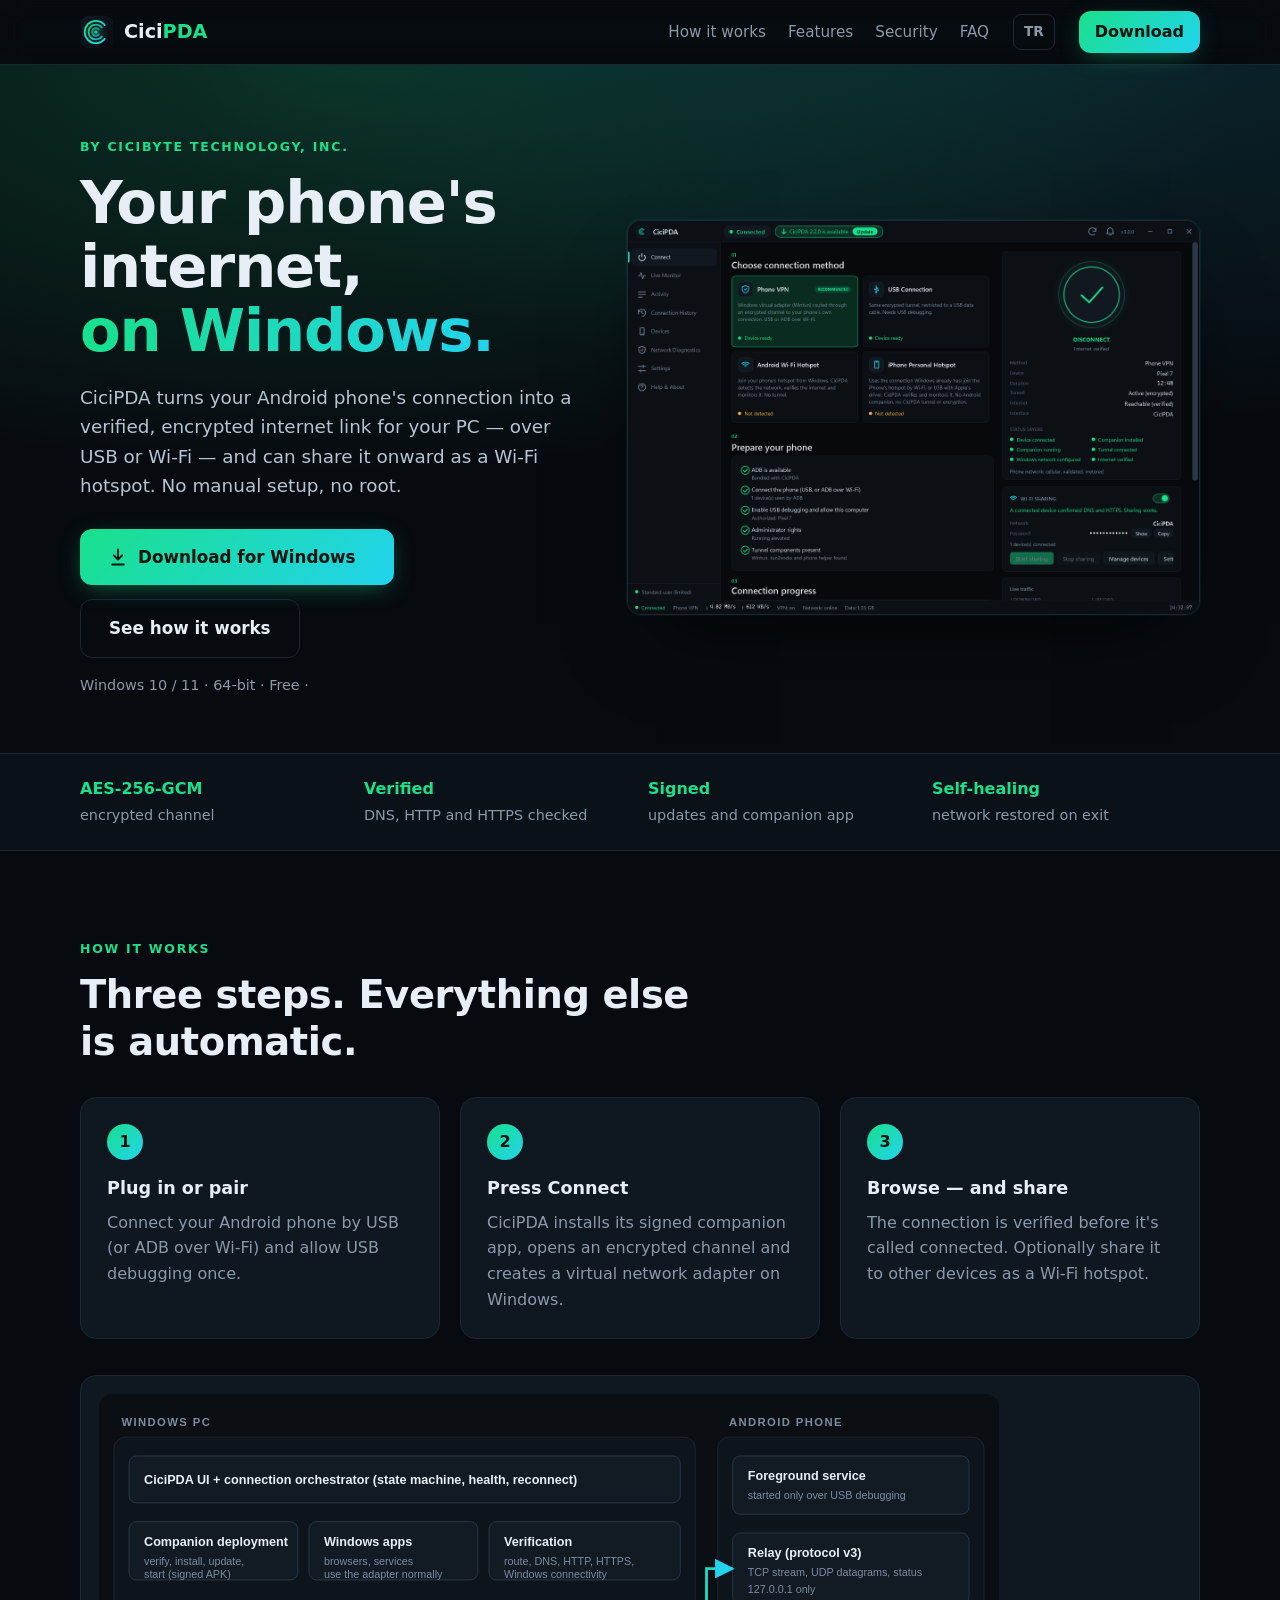
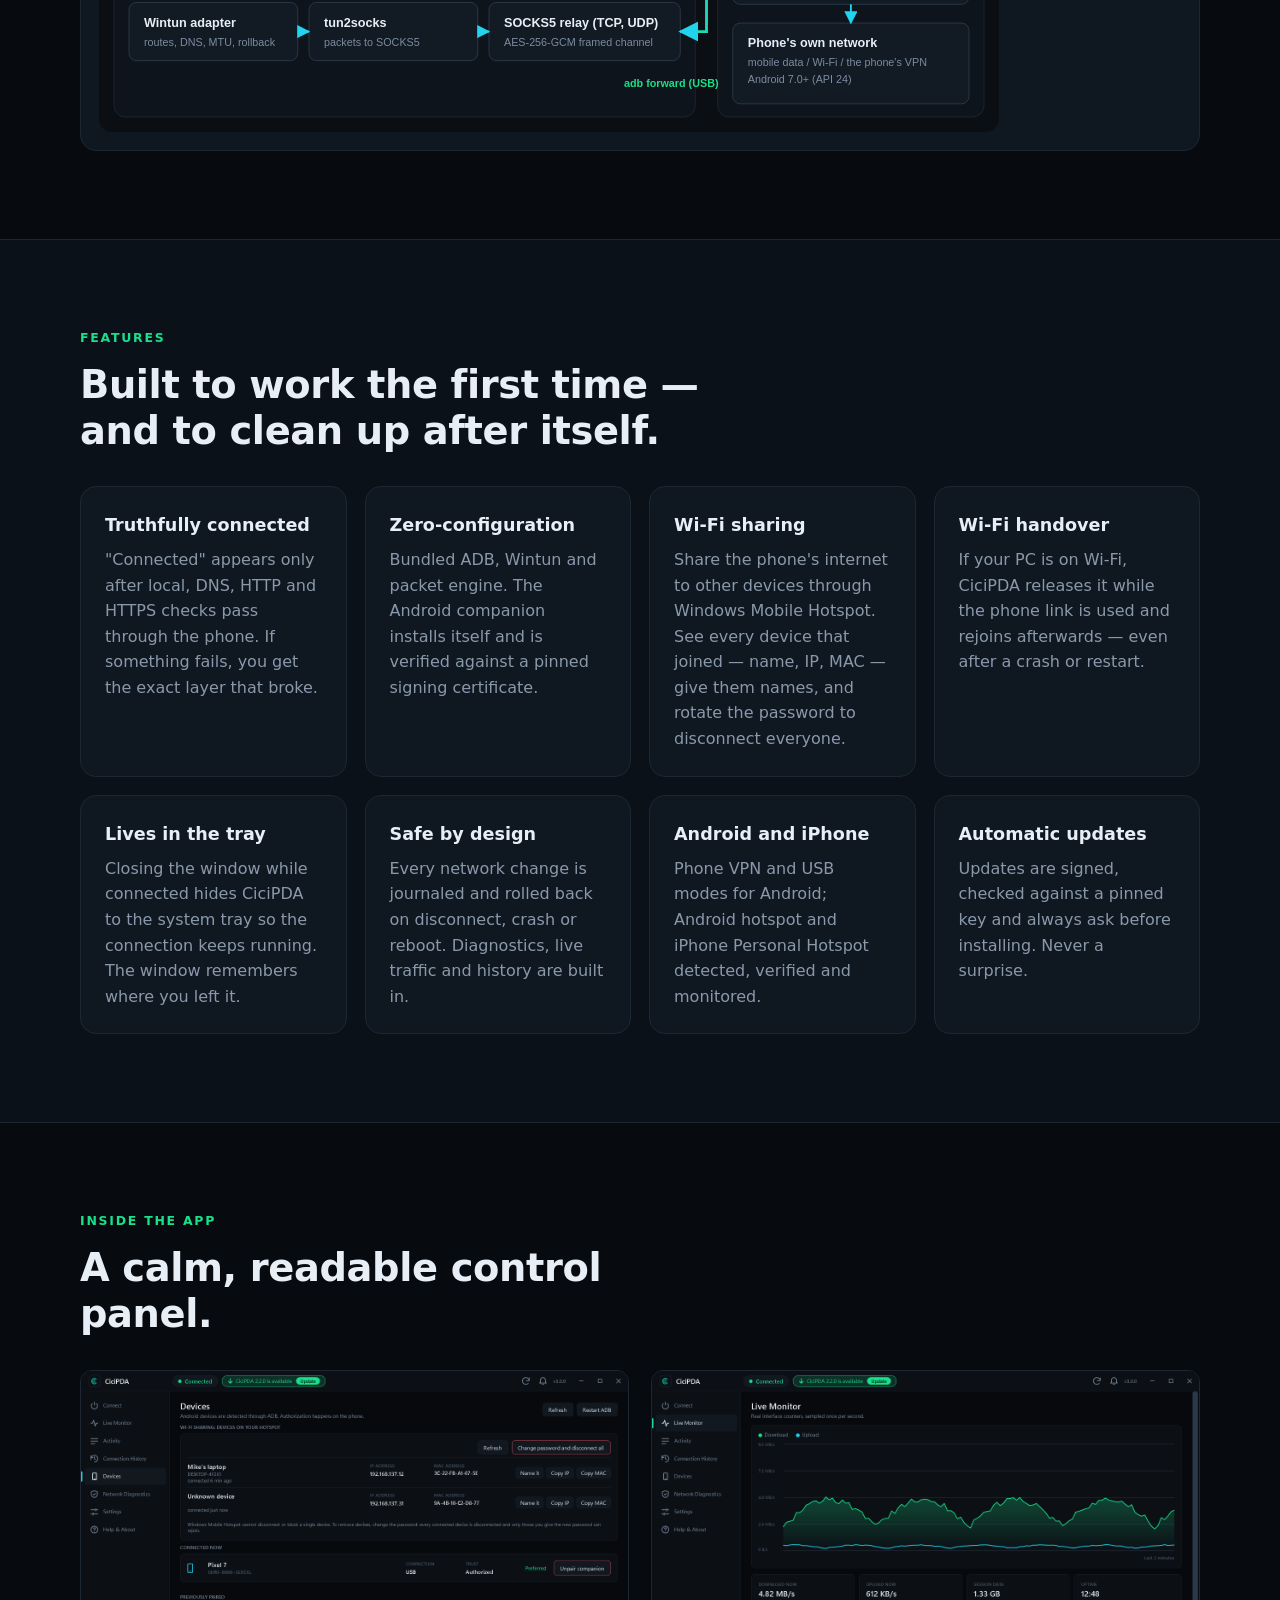
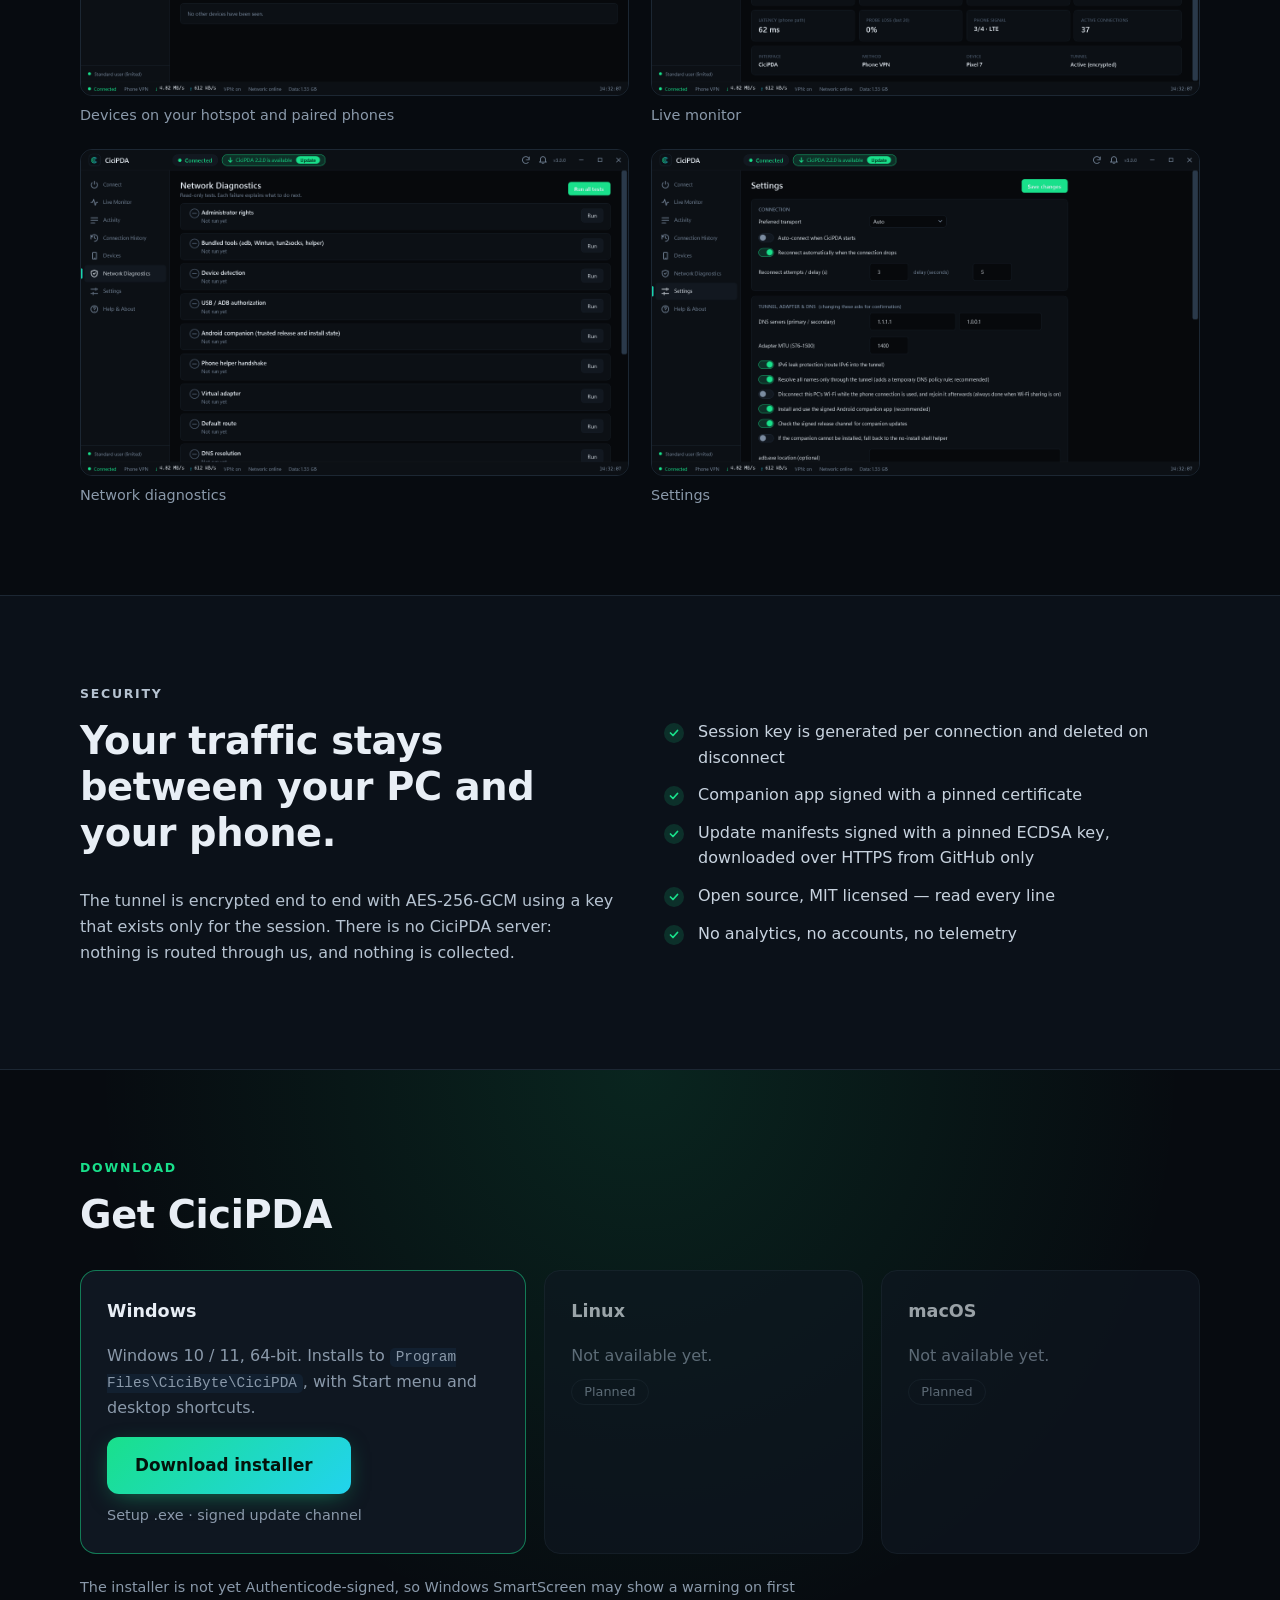
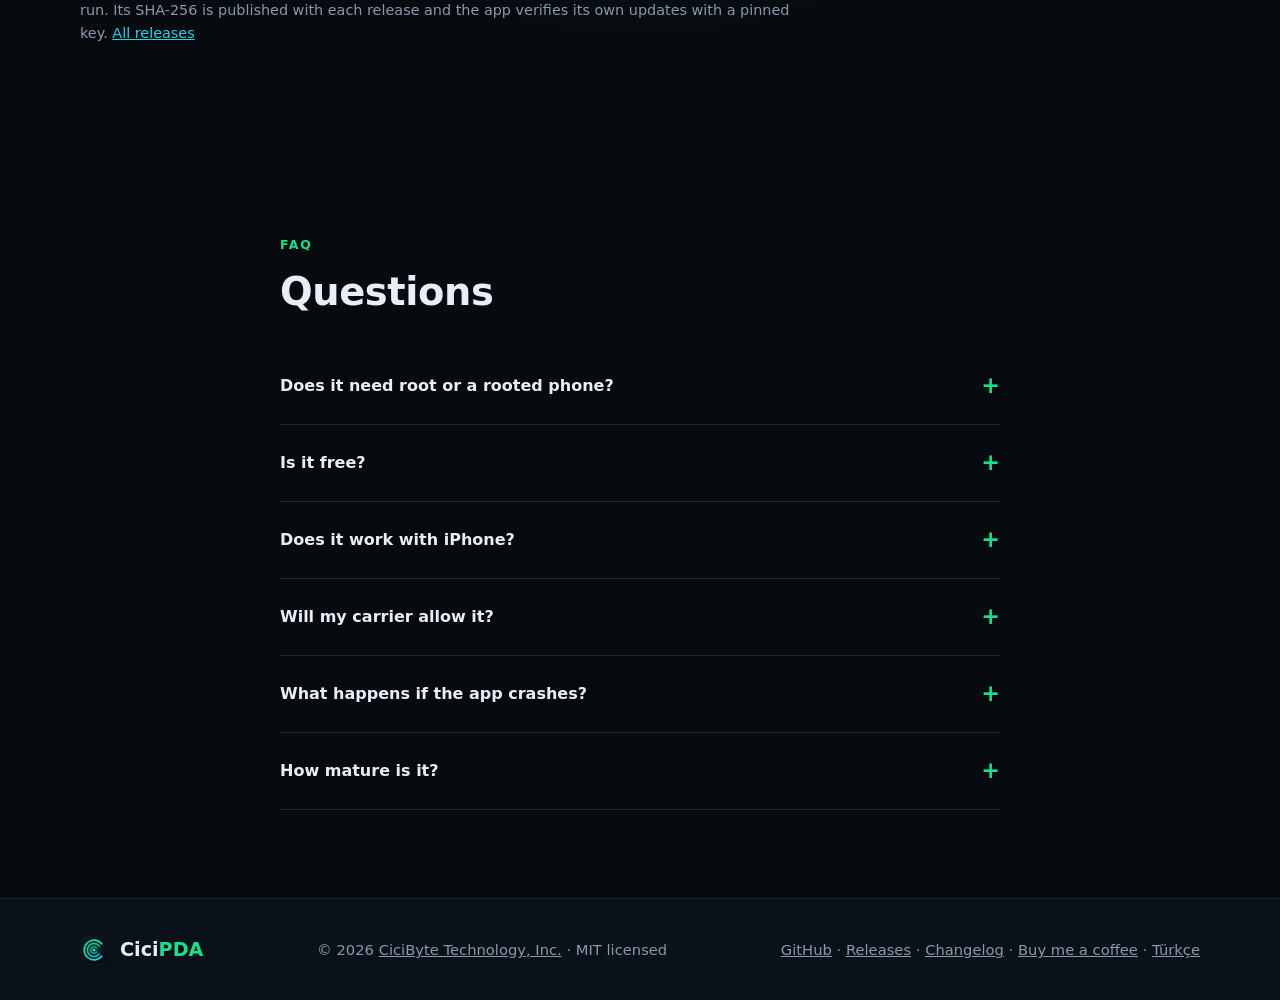
<file: site/index.html>
<!doctype html>
<html lang="en">
<head>
<meta charset="utf-8">
<meta name="viewport" content="width=device-width, initial-scale=1">
<title>CiciPDA — Your phone's internet, on Windows</title>
<meta name="description" content="CiciPDA shares your Android phone's internet with your Windows PC over an encrypted USB or Wi-Fi tunnel, verifies it really works, and can share it onward as a Wi-Fi hotspot. Free download for Windows 10/11.">
<meta name="theme-color" content="#070b10">
<link rel="canonical" href="https://pda.cicibyte.com/">
<link rel="alternate" hreflang="en" href="https://pda.cicibyte.com/">
<link rel="alternate" hreflang="tr" href="https://pda.cicibyte.com/tr/">
<link rel="alternate" hreflang="x-default" href="https://pda.cicibyte.com/">
<link rel="icon" type="image/svg+xml" href="assets/logo.svg">
<meta property="og:type" content="website">
<meta property="og:title" content="CiciPDA — Your phone's internet, on Windows">
<meta property="og:description" content="Encrypted phone-to-PC internet sharing with verified connectivity. Download for Windows.">
<meta property="og:url" content="https://pda.cicibyte.com/">
<meta property="og:image" content="https://pda.cicibyte.com/assets/connect.png">
<meta name="twitter:card" content="summary_large_image">
<link rel="stylesheet" href="style.css">
<script type="application/ld+json">
{"@context":"https://schema.org","@type":"SoftwareApplication","name":"CiciPDA","operatingSystem":"Windows 10, Windows 11","applicationCategory":"UtilitiesApplication","offers":{"@type":"Offer","price":"0","priceCurrency":"USD"},"publisher":{"@type":"Organization","name":"CiciByte Technology, Inc.","url":"https://cicibyte.com"},"url":"https://pda.cicibyte.com/"}
</script>
</head>
<body>
<a class="skip" href="#main">Skip to content</a>

<header class="nav" id="top">
  <div class="wrap nav-in">
    <a class="brand" href="#top" aria-label="CiciPDA home"><img src="assets/logo.svg" width="34" height="34" alt=""><span>Cici<b>PDA</b></span></a>
    <nav aria-label="Main">
      <a href="#how">How it works</a>
      <a href="#features">Features</a>
      <a href="#security">Security</a>
      <a href="#faq">FAQ</a>
    </nav>
    <a class="lang" href="tr/" hreflang="tr" lang="tr" title="Türkçe">TR</a>
    <a class="btn btn-sm" href="#download" data-dl>Download</a>
  </div>
</header>

<main id="main">
<section class="hero">
  <div class="glow" aria-hidden="true"></div>
  <div class="wrap hero-in">
    <div class="hero-copy">
      <p class="eyebrow">by CiciByte Technology, Inc.</p>
      <h1>Your phone's internet,<br><span class="grad">on Windows.</span></h1>
      <p class="lead">CiciPDA turns your Android phone's connection into a verified, encrypted internet link for your PC — over USB or Wi-Fi — and can share it onward as a Wi-Fi hotspot. No manual setup, no root.</p>
      <div class="cta">
        <a class="btn btn-lg" href="https://github.com/RealMrNovember/CiciPDA/releases/latest" data-dl id="heroDl">
          <svg width="20" height="20" viewBox="0 0 24 24" fill="none" stroke="currentColor" stroke-width="2.2" stroke-linecap="round" stroke-linejoin="round" aria-hidden="true"><path d="M12 3v12m0 0l-5-5m5 5l5-5M5 21h14"/></svg>
          Download for Windows <small id="heroVer"></small>
        </a>
        <a class="btn btn-ghost btn-lg" href="#how">See how it works</a>
      </div>
      <p class="meta">Windows 10 / 11 · 64-bit · Free · <span id="heroSize"></span></p>
    </div>
    <figure class="shot">
      <img src="assets/connect.png" width="1280" height="880" alt="CiciPDA Connect page showing a verified connection through a phone, with Wi-Fi sharing active">
    </figure>
  </div>
</section>

<section class="strip" aria-label="Highlights">
  <div class="wrap strip-in">
    <div><b>AES-256-GCM</b><span>encrypted channel</span></div>
    <div><b>Verified</b><span>DNS, HTTP and HTTPS checked</span></div>
    <div><b>Signed</b><span>updates and companion app</span></div>
    <div><b>Self-healing</b><span>network restored on exit</span></div>
  </div>
</section>

<section id="how" class="sec">
  <div class="wrap">
    <p class="eyebrow">How it works</p>
    <h2>Three steps. Everything else is automatic.</h2>
    <ol class="steps">
      <li><span class="n">1</span><h3>Plug in or pair</h3><p>Connect your Android phone by USB (or ADB over Wi-Fi) and allow USB debugging once.</p></li>
      <li><span class="n">2</span><h3>Press Connect</h3><p>CiciPDA installs its signed companion app, opens an encrypted channel and creates a virtual network adapter on Windows.</p></li>
      <li><span class="n">3</span><h3>Browse — and share</h3><p>The connection is verified before it's called connected. Optionally share it to other devices as a Wi-Fi hotspot.</p></li>
    </ol>
    <figure class="arch"><img src="assets/architecture.svg" width="900" height="300" alt="Architecture: Windows apps go through the Wintun adapter and a local relay, over an encrypted ADB channel to the Android companion, then out through the phone's own connection" loading="lazy"></figure>
  </div>
</section>

<section id="features" class="sec alt">
  <div class="wrap">
    <p class="eyebrow">Features</p>
    <h2>Built to work the first time — and to clean up after itself.</h2>
    <div class="grid">
      <article class="card"><h3>Truthfully connected</h3><p>"Connected" appears only after local, DNS, HTTP and HTTPS checks pass through the phone. If something fails, you get the exact layer that broke.</p></article>
      <article class="card"><h3>Zero-configuration</h3><p>Bundled ADB, Wintun and packet engine. The Android companion installs itself and is verified against a pinned signing certificate.</p></article>
      <article class="card"><h3>Wi-Fi sharing</h3><p>Share the phone's internet to other devices through Windows Mobile Hotspot. See every device that joined — name, IP, MAC — give them names, and rotate the password to disconnect everyone.</p></article>
      <article class="card"><h3>Wi-Fi handover</h3><p>If your PC is on Wi-Fi, CiciPDA releases it while the phone link is used and rejoins afterwards — even after a crash or restart.</p></article>
      <article class="card"><h3>Lives in the tray</h3><p>Closing the window while connected hides CiciPDA to the system tray so the connection keeps running. The window remembers where you left it.</p></article>
      <article class="card"><h3>Safe by design</h3><p>Every network change is journaled and rolled back on disconnect, crash or reboot. Diagnostics, live traffic and history are built in.</p></article>
      <article class="card"><h3>Android and iPhone</h3><p>Phone VPN and USB modes for Android; Android hotspot and iPhone Personal Hotspot detected, verified and monitored.</p></article>
      <article class="card"><h3>Automatic updates</h3><p>Updates are signed, checked against a pinned key and always ask before installing. Never a surprise.</p></article>
    </div>
  </div>
</section>

<section id="screens" class="sec">
  <div class="wrap">
    <p class="eyebrow">Inside the app</p>
    <h2>A calm, readable control panel.</h2>
    <div class="shots">
      <figure><img src="assets/devices.png" width="1280" height="880" alt="Devices page listing devices on the Wi-Fi hotspot and paired phones" loading="lazy"><figcaption>Devices on your hotspot and paired phones</figcaption></figure>
      <figure><img src="assets/monitor.png" width="1280" height="880" alt="Live monitor with traffic graphs" loading="lazy"><figcaption>Live monitor</figcaption></figure>
      <figure><img src="assets/diagnostics.png" width="1280" height="880" alt="Network diagnostics results" loading="lazy"><figcaption>Network diagnostics</figcaption></figure>
      <figure><img src="assets/settings.png" width="1280" height="880" alt="Settings page" loading="lazy"><figcaption>Settings</figcaption></figure>
    </div>
  </div>
</section>

<section id="security" class="sec alt">
  <div class="wrap two">
    <div>
      <p class="eyebrow">Security</p>
      <h2>Your traffic stays between your PC and your phone.</h2>
      <p>The tunnel is encrypted end to end with AES-256-GCM using a key that exists only for the session. There is no CiciPDA server: nothing is routed through us, and nothing is collected.</p>
    </div>
    <ul class="ticks">
      <li>Session key is generated per connection and deleted on disconnect</li>
      <li>Companion app signed with a pinned certificate</li>
      <li>Update manifests signed with a pinned ECDSA key, downloaded over HTTPS from GitHub only</li>
      <li>Open source, MIT licensed — read every line</li>
      <li>No analytics, no accounts, no telemetry</li>
    </ul>
  </div>
</section>

<section id="download" class="sec dl">
  <div class="wrap">
    <p class="eyebrow">Download</p>
    <h2>Get CiciPDA</h2>
    <div class="platforms">
      <article class="plat main">
        <h3>Windows</h3>
        <p>Windows 10 / 11, 64-bit. Installs to <code>Program Files\CiciByte\CiciPDA</code>, with Start menu and desktop shortcuts.</p>
        <a class="btn btn-lg" href="https://github.com/RealMrNovember/CiciPDA/releases/latest" id="dlWin" data-dl>Download installer <small id="dlVer"></small></a>
        <p class="meta" id="dlMeta">Setup .exe · signed update channel</p>
      </article>
      <article class="plat soon"><h3>Linux</h3><p>Not available yet.</p><span class="pill">Planned</span></article>
      <article class="plat soon"><h3>macOS</h3><p>Not available yet.</p><span class="pill">Planned</span></article>
    </div>
    <p class="note">The installer is not yet Authenticode-signed, so Windows SmartScreen may show a warning on first run. Its SHA-256 is published with each release and the app verifies its own updates with a pinned key. <a href="https://github.com/RealMrNovember/CiciPDA/releases">All releases</a></p>
  </div>
</section>

<section id="faq" class="sec">
  <div class="wrap narrow">
    <p class="eyebrow">FAQ</p>
    <h2>Questions</h2>
    <details><summary>Does it need root or a rooted phone?</summary><p>No. It uses USB debugging (ADB) and a small companion app that Android lets you install normally.</p></details>
    <details><summary>Is it free?</summary><p>Yes. CiciPDA is free and open source under the MIT licence. If it helps you, you can <a href="https://buymeacoffee.com/MikeRoss">buy the developer a coffee</a>.</p></details>
    <details><summary>Does it work with iPhone?</summary><p>For iPhone, CiciPDA detects, verifies and monitors the Personal Hotspot connection Windows already has. There is no CiciPDA tunnel or companion on iOS.</p></details>
    <details><summary>Will my carrier allow it?</summary><p>CiciPDA uses your phone's normal connection and does not disguise tethering. Your plan's tethering terms still apply — check them with your carrier.</p></details>
    <details><summary>What happens if the app crashes?</summary><p>Network changes are written to a recovery journal first. On the next start (or Disconnect), routes, DNS rules, the virtual adapter and your Wi-Fi connection are restored.</p></details>
    <details><summary>How mature is it?</summary><p>It has been confirmed working on a real Android phone and Windows PC, and ships with an automated test suite. A systematic test across more Windows versions and phone brands is still in progress — please <a href="https://github.com/RealMrNovember/CiciPDA/issues">report issues</a>.</p></details>
  </div>
</section>
</main>

<footer class="foot">
  <div class="wrap foot-in">
    <div class="brand"><img src="assets/logo.svg" width="30" height="30" alt=""><span>Cici<b>PDA</b></span></div>
    <p>© <span id="yr">2026</span> <a href="https://cicibyte.com">CiciByte Technology, Inc.</a> · MIT licensed</p>
    <p class="links"><a href="https://github.com/RealMrNovember/CiciPDA">GitHub</a> · <a href="https://github.com/RealMrNovember/CiciPDA/releases">Releases</a> · <a href="https://github.com/RealMrNovember/CiciPDA/blob/master/CHANGELOG.md">Changelog</a> · <a href="https://buymeacoffee.com/MikeRoss">Buy me a coffee</a> · <a href="tr/" hreflang="tr" lang="tr">Türkçe</a></p>
  </div>
</footer>
<script src="app.js"></script>
</body>
</html>
</file>
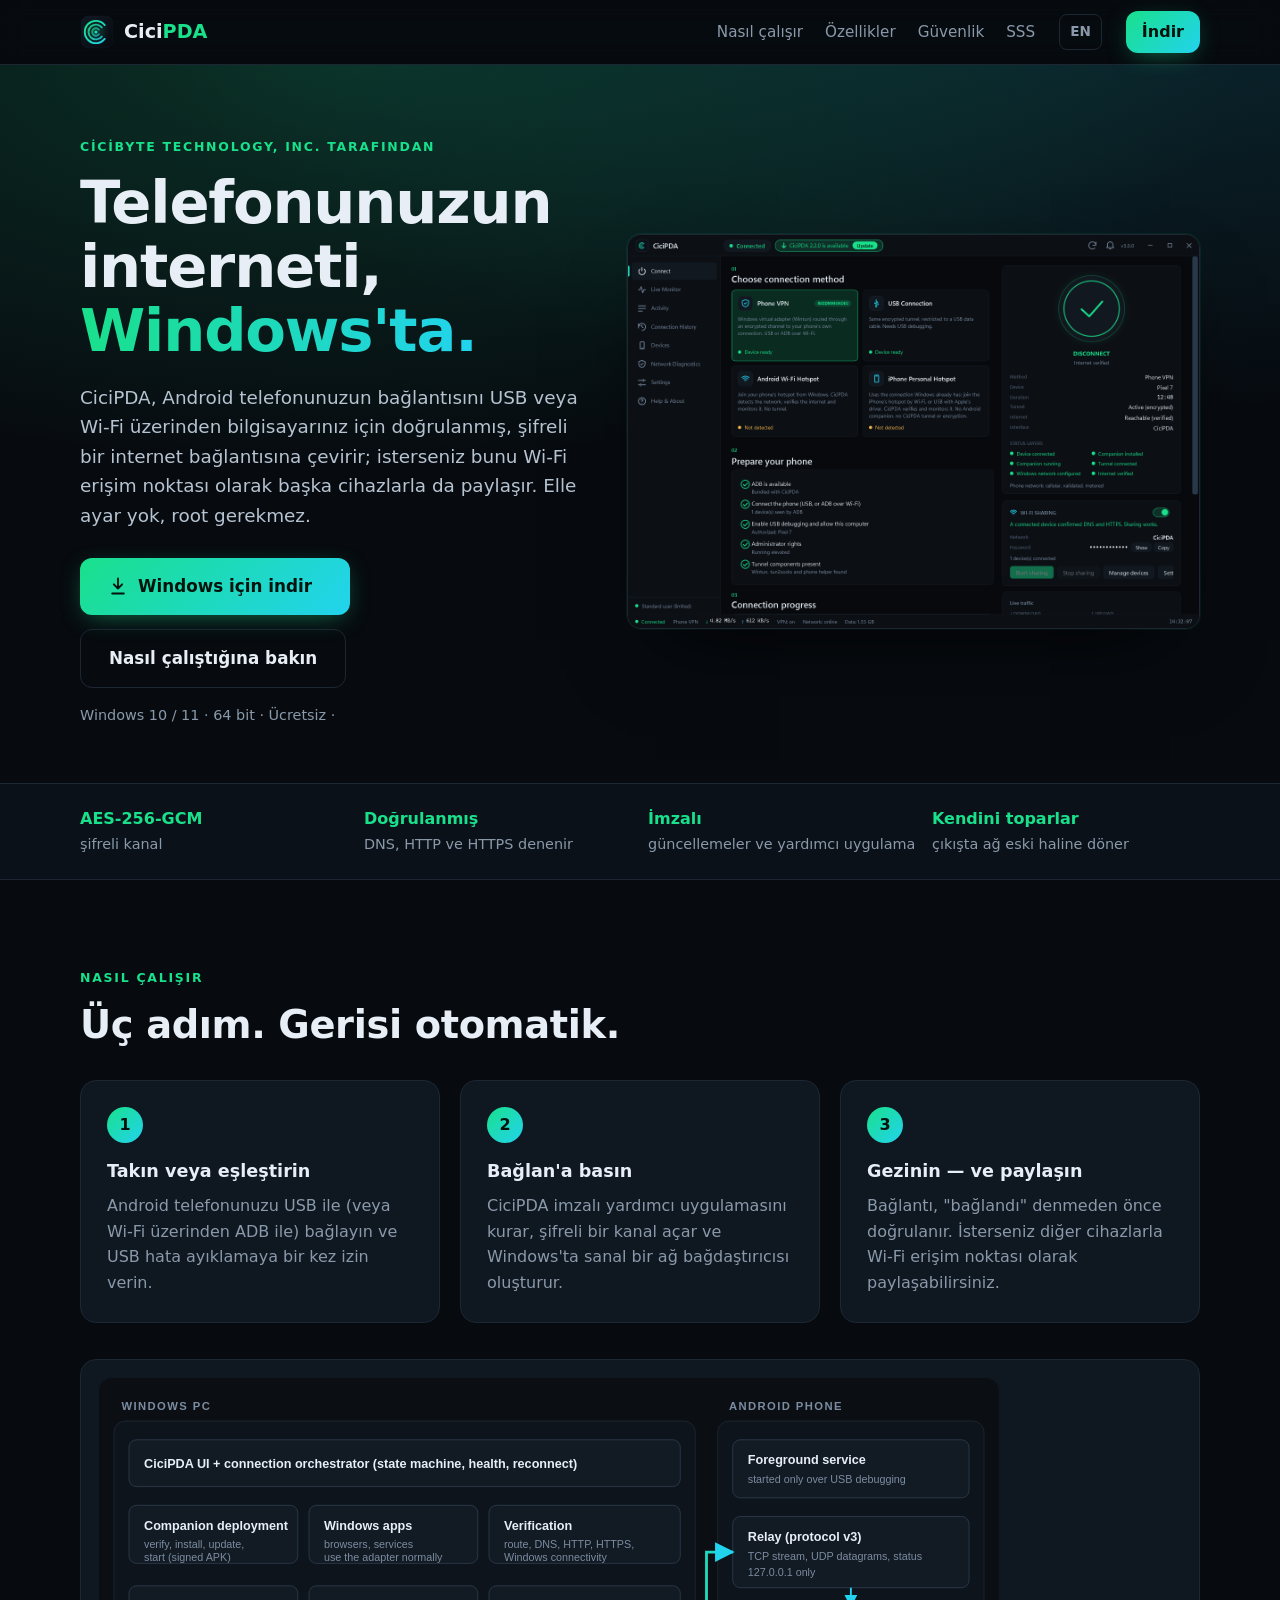
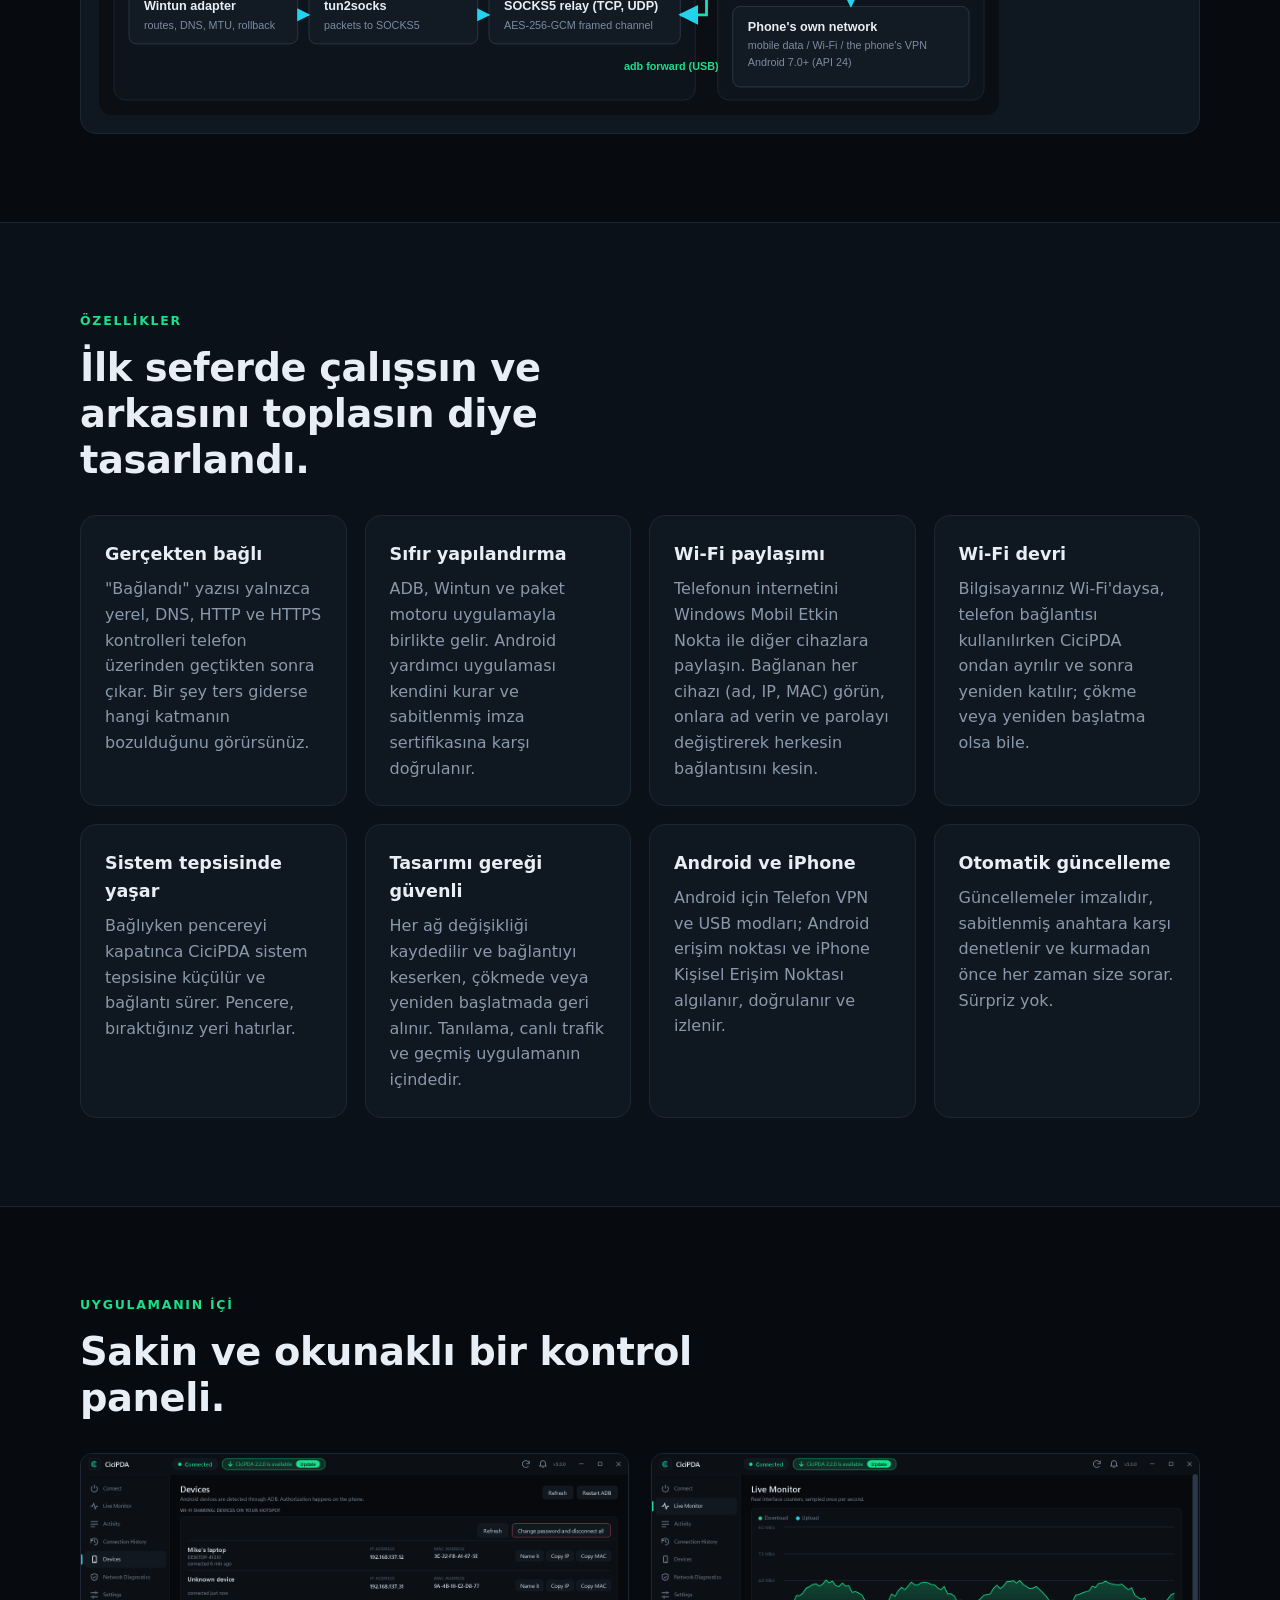
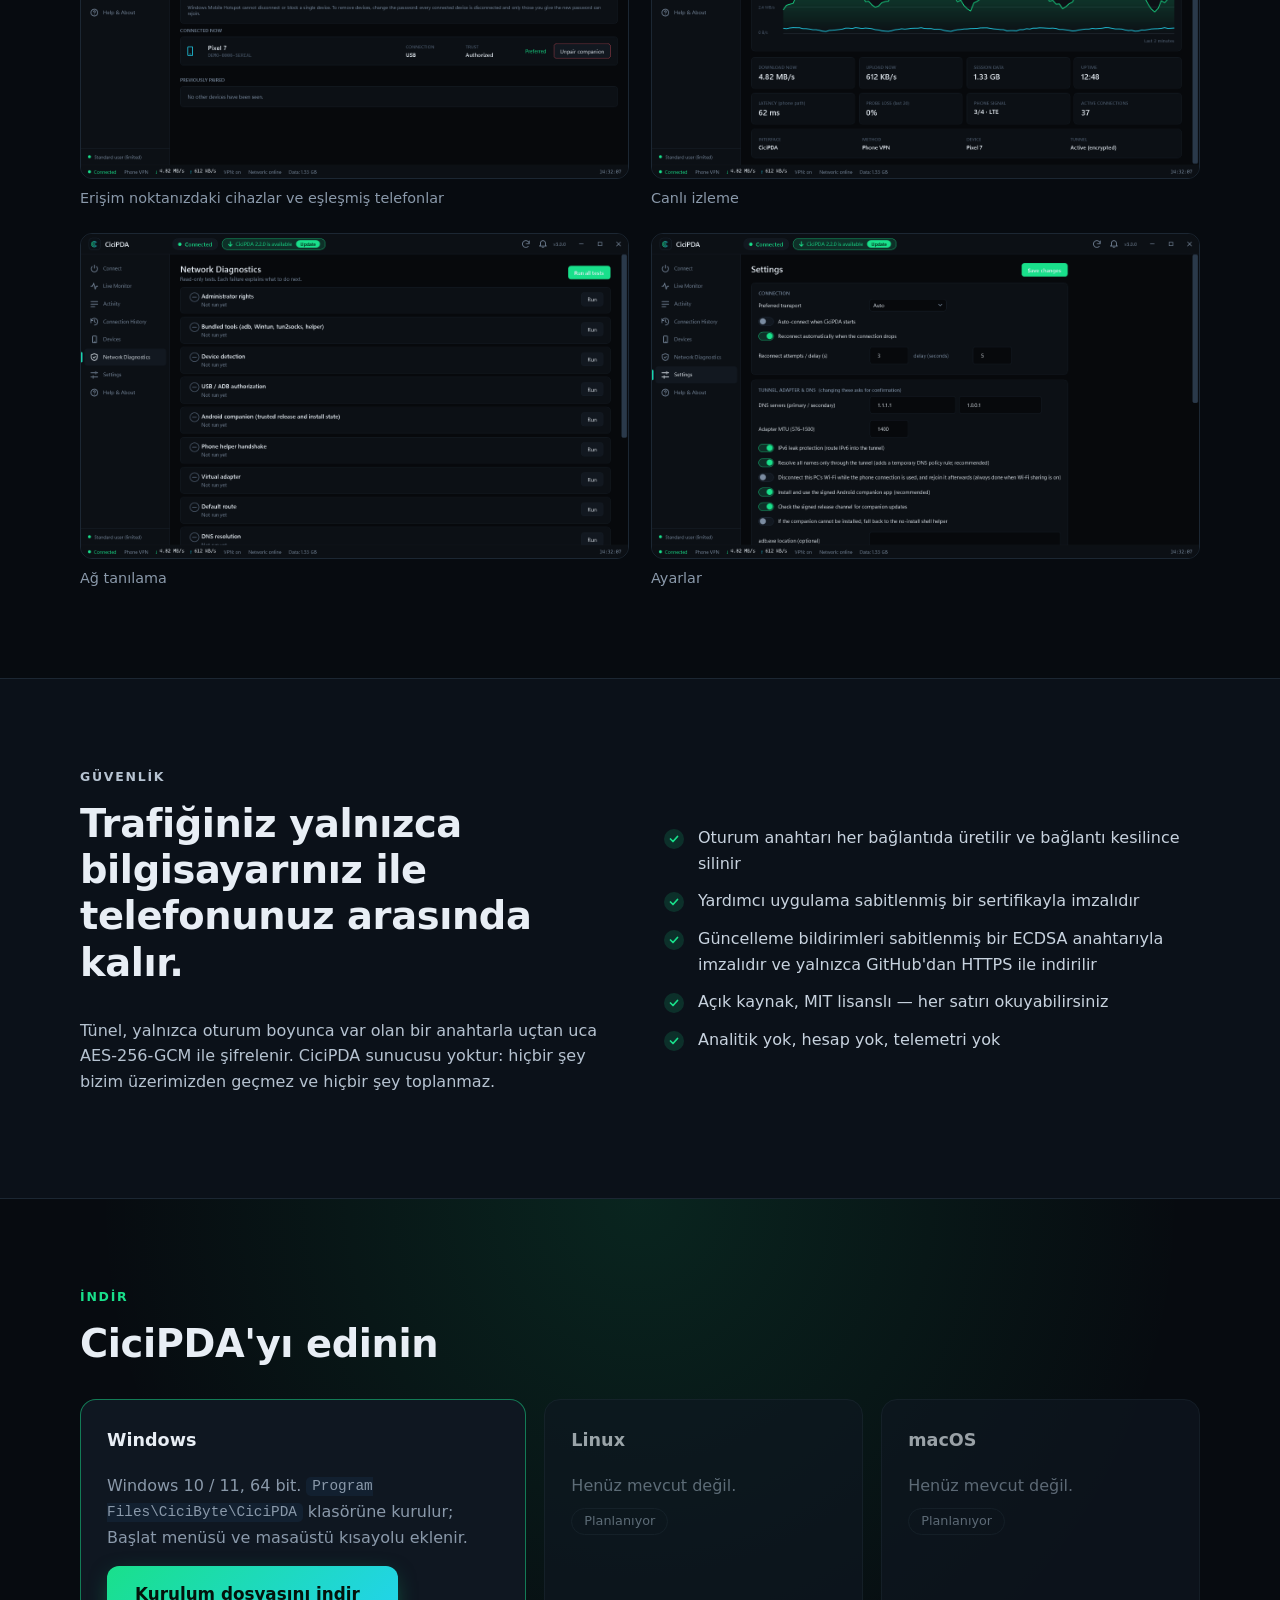
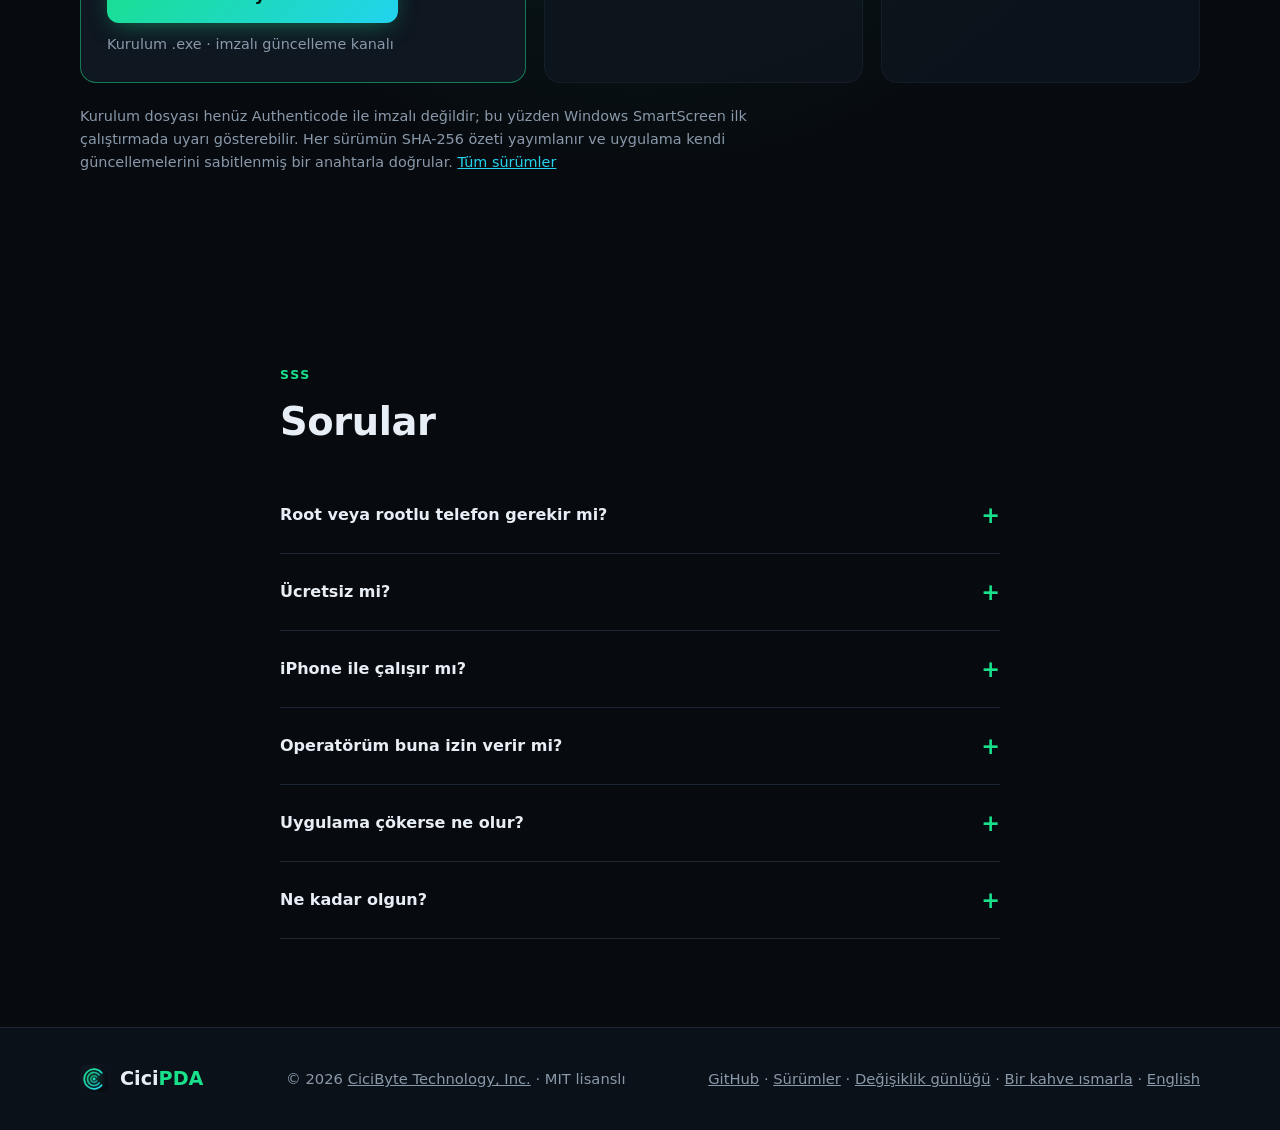
<file: site/tr/index.html>
<!doctype html>
<html lang="tr">
<head>
<meta charset="utf-8">
<meta name="viewport" content="width=device-width, initial-scale=1">
<title>CiciPDA — Telefonunuzun interneti, Windows'ta</title>
<meta name="description" content="CiciPDA, Android telefonunuzun internetini USB veya Wi-Fi üzerinden şifreli bir tünelle Windows bilgisayarınıza aktarır, gerçekten çalıştığını doğrular ve isterseniz Wi-Fi erişim noktası olarak paylaşır. Windows 10/11 için ücretsiz indirin.">
<meta name="theme-color" content="#070b10">
<link rel="canonical" href="https://pda.cicibyte.com/tr/">
<link rel="alternate" hreflang="en" href="https://pda.cicibyte.com/">
<link rel="alternate" hreflang="tr" href="https://pda.cicibyte.com/tr/">
<link rel="alternate" hreflang="x-default" href="https://pda.cicibyte.com/">
<link rel="icon" type="image/svg+xml" href="../assets/logo.svg">
<meta property="og:type" content="website">
<meta property="og:locale" content="tr_TR">
<meta property="og:title" content="CiciPDA — Telefonunuzun interneti, Windows'ta">
<meta property="og:description" content="Doğrulanmış, şifreli telefondan bilgisayara internet paylaşımı. Windows için indirin.">
<meta property="og:url" content="https://pda.cicibyte.com/tr/">
<meta property="og:image" content="https://pda.cicibyte.com/assets/connect.png">
<meta name="twitter:card" content="summary_large_image">
<link rel="stylesheet" href="../style.css">
<script type="application/ld+json">
{"@context":"https://schema.org","@type":"SoftwareApplication","name":"CiciPDA","inLanguage":"tr","operatingSystem":"Windows 10, Windows 11","applicationCategory":"UtilitiesApplication","offers":{"@type":"Offer","price":"0","priceCurrency":"USD"},"publisher":{"@type":"Organization","name":"CiciByte Technology, Inc.","url":"https://cicibyte.com"},"url":"https://pda.cicibyte.com/tr/"}
</script>
</head>
<body>
<a class="skip" href="#main">İçeriğe geç</a>

<header class="nav" id="top">
  <div class="wrap nav-in">
    <a class="brand" href="#top" aria-label="CiciPDA ana sayfa"><img src="../assets/logo.svg" width="34" height="34" alt=""><span>Cici<b>PDA</b></span></a>
    <nav aria-label="Ana menü">
      <a href="#how">Nasıl çalışır</a>
      <a href="#features">Özellikler</a>
      <a href="#security">Güvenlik</a>
      <a href="#faq">SSS</a>
    </nav>
    <a class="lang" href="../" hreflang="en" lang="en" title="English">EN</a>
    <a class="btn btn-sm" href="#download" data-dl>İndir</a>
  </div>
</header>

<main id="main">
<section class="hero">
  <div class="glow" aria-hidden="true"></div>
  <div class="wrap hero-in">
    <div class="hero-copy">
      <p class="eyebrow">CiciByte Technology, Inc. tarafından</p>
      <h1>Telefonunuzun interneti,<br><span class="grad">Windows'ta.</span></h1>
      <p class="lead">CiciPDA, Android telefonunuzun bağlantısını USB veya Wi-Fi üzerinden bilgisayarınız için doğrulanmış, şifreli bir internet bağlantısına çevirir; isterseniz bunu Wi-Fi erişim noktası olarak başka cihazlarla da paylaşır. Elle ayar yok, root gerekmez.</p>
      <div class="cta">
        <a class="btn btn-lg" href="https://github.com/RealMrNovember/CiciPDA/releases/latest" data-dl id="heroDl">
          <svg width="20" height="20" viewBox="0 0 24 24" fill="none" stroke="currentColor" stroke-width="2.2" stroke-linecap="round" stroke-linejoin="round" aria-hidden="true"><path d="M12 3v12m0 0l-5-5m5 5l5-5M5 21h14"/></svg>
          Windows için indir <small id="heroVer"></small>
        </a>
        <a class="btn btn-ghost btn-lg" href="#how">Nasıl çalıştığına bakın</a>
      </div>
      <p class="meta">Windows 10 / 11 · 64 bit · Ücretsiz · <span id="heroSize"></span></p>
    </div>
    <figure class="shot">
      <img src="../assets/connect.png" width="1280" height="880" alt="CiciPDA Bağlan sayfası: telefon üzerinden doğrulanmış bağlantı ve etkin Wi-Fi paylaşımı">
    </figure>
  </div>
</section>

<section class="strip" aria-label="Öne çıkanlar">
  <div class="wrap strip-in">
    <div><b>AES-256-GCM</b><span>şifreli kanal</span></div>
    <div><b>Doğrulanmış</b><span>DNS, HTTP ve HTTPS denenir</span></div>
    <div><b>İmzalı</b><span>güncellemeler ve yardımcı uygulama</span></div>
    <div><b>Kendini toparlar</b><span>çıkışta ağ eski haline döner</span></div>
  </div>
</section>

<section id="how" class="sec">
  <div class="wrap">
    <p class="eyebrow">Nasıl çalışır</p>
    <h2>Üç adım. Gerisi otomatik.</h2>
    <ol class="steps">
      <li><span class="n">1</span><h3>Takın veya eşleştirin</h3><p>Android telefonunuzu USB ile (veya Wi-Fi üzerinden ADB ile) bağlayın ve USB hata ayıklamaya bir kez izin verin.</p></li>
      <li><span class="n">2</span><h3>Bağlan'a basın</h3><p>CiciPDA imzalı yardımcı uygulamasını kurar, şifreli bir kanal açar ve Windows'ta sanal bir ağ bağdaştırıcısı oluşturur.</p></li>
      <li><span class="n">3</span><h3>Gezinin — ve paylaşın</h3><p>Bağlantı, "bağlandı" denmeden önce doğrulanır. İsterseniz diğer cihazlarla Wi-Fi erişim noktası olarak paylaşabilirsiniz.</p></li>
    </ol>
    <figure class="arch"><img src="../assets/architecture.svg" width="900" height="300" alt="Mimari: Windows uygulamaları Wintun bağdaştırıcısı ve yerel bir aktarıcıdan geçer, şifreli ADB kanalıyla Android yardımcı uygulamasına ulaşır ve telefonun kendi bağlantısından çıkar" loading="lazy"></figure>
  </div>
</section>

<section id="features" class="sec alt">
  <div class="wrap">
    <p class="eyebrow">Özellikler</p>
    <h2>İlk seferde çalışsın ve arkasını toplasın diye tasarlandı.</h2>
    <div class="grid">
      <article class="card"><h3>Gerçekten bağlı</h3><p>"Bağlandı" yazısı yalnızca yerel, DNS, HTTP ve HTTPS kontrolleri telefon üzerinden geçtikten sonra çıkar. Bir şey ters giderse hangi katmanın bozulduğunu görürsünüz.</p></article>
      <article class="card"><h3>Sıfır yapılandırma</h3><p>ADB, Wintun ve paket motoru uygulamayla birlikte gelir. Android yardımcı uygulaması kendini kurar ve sabitlenmiş imza sertifikasına karşı doğrulanır.</p></article>
      <article class="card"><h3>Wi-Fi paylaşımı</h3><p>Telefonun internetini Windows Mobil Etkin Nokta ile diğer cihazlara paylaşın. Bağlanan her cihazı (ad, IP, MAC) görün, onlara ad verin ve parolayı değiştirerek herkesin bağlantısını kesin.</p></article>
      <article class="card"><h3>Wi-Fi devri</h3><p>Bilgisayarınız Wi-Fi'daysa, telefon bağlantısı kullanılırken CiciPDA ondan ayrılır ve sonra yeniden katılır; çökme veya yeniden başlatma olsa bile.</p></article>
      <article class="card"><h3>Sistem tepsisinde yaşar</h3><p>Bağlıyken pencereyi kapatınca CiciPDA sistem tepsisine küçülür ve bağlantı sürer. Pencere, bıraktığınız yeri hatırlar.</p></article>
      <article class="card"><h3>Tasarımı gereği güvenli</h3><p>Her ağ değişikliği kaydedilir ve bağlantıyı keserken, çökmede veya yeniden başlatmada geri alınır. Tanılama, canlı trafik ve geçmiş uygulamanın içindedir.</p></article>
      <article class="card"><h3>Android ve iPhone</h3><p>Android için Telefon VPN ve USB modları; Android erişim noktası ve iPhone Kişisel Erişim Noktası algılanır, doğrulanır ve izlenir.</p></article>
      <article class="card"><h3>Otomatik güncelleme</h3><p>Güncellemeler imzalıdır, sabitlenmiş anahtara karşı denetlenir ve kurmadan önce her zaman size sorar. Sürpriz yok.</p></article>
    </div>
  </div>
</section>

<section id="screens" class="sec">
  <div class="wrap">
    <p class="eyebrow">Uygulamanın içi</p>
    <h2>Sakin ve okunaklı bir kontrol paneli.</h2>
    <div class="shots">
      <figure><img src="../assets/devices.png" width="1280" height="880" alt="Wi-Fi erişim noktasındaki cihazları ve eşleşmiş telefonları listeleyen Cihazlar sayfası" loading="lazy"><figcaption>Erişim noktanızdaki cihazlar ve eşleşmiş telefonlar</figcaption></figure>
      <figure><img src="../assets/monitor.png" width="1280" height="880" alt="Trafik grafiklerini gösteren canlı izleme" loading="lazy"><figcaption>Canlı izleme</figcaption></figure>
      <figure><img src="../assets/diagnostics.png" width="1280" height="880" alt="Ağ tanılama sonuçları" loading="lazy"><figcaption>Ağ tanılama</figcaption></figure>
      <figure><img src="../assets/settings.png" width="1280" height="880" alt="Ayarlar sayfası" loading="lazy"><figcaption>Ayarlar</figcaption></figure>
    </div>
  </div>
</section>

<section id="security" class="sec alt">
  <div class="wrap two">
    <div>
      <p class="eyebrow">Güvenlik</p>
      <h2>Trafiğiniz yalnızca bilgisayarınız ile telefonunuz arasında kalır.</h2>
      <p>Tünel, yalnızca oturum boyunca var olan bir anahtarla uçtan uca AES-256-GCM ile şifrelenir. CiciPDA sunucusu yoktur: hiçbir şey bizim üzerimizden geçmez ve hiçbir şey toplanmaz.</p>
    </div>
    <ul class="ticks">
      <li>Oturum anahtarı her bağlantıda üretilir ve bağlantı kesilince silinir</li>
      <li>Yardımcı uygulama sabitlenmiş bir sertifikayla imzalıdır</li>
      <li>Güncelleme bildirimleri sabitlenmiş bir ECDSA anahtarıyla imzalıdır ve yalnızca GitHub'dan HTTPS ile indirilir</li>
      <li>Açık kaynak, MIT lisanslı — her satırı okuyabilirsiniz</li>
      <li>Analitik yok, hesap yok, telemetri yok</li>
    </ul>
  </div>
</section>

<section id="download" class="sec dl">
  <div class="wrap">
    <p class="eyebrow">İndir</p>
    <h2>CiciPDA'yı edinin</h2>
    <div class="platforms">
      <article class="plat main">
        <h3>Windows</h3>
        <p>Windows 10 / 11, 64 bit. <code>Program Files\CiciByte\CiciPDA</code> klasörüne kurulur; Başlat menüsü ve masaüstü kısayolu eklenir.</p>
        <a class="btn btn-lg" href="https://github.com/RealMrNovember/CiciPDA/releases/latest" id="dlWin" data-dl>Kurulum dosyasını indir <small id="dlVer"></small></a>
        <p class="meta" id="dlMeta">Kurulum .exe · imzalı güncelleme kanalı</p>
      </article>
      <article class="plat soon"><h3>Linux</h3><p>Henüz mevcut değil.</p><span class="pill">Planlanıyor</span></article>
      <article class="plat soon"><h3>macOS</h3><p>Henüz mevcut değil.</p><span class="pill">Planlanıyor</span></article>
    </div>
    <p class="note">Kurulum dosyası henüz Authenticode ile imzalı değildir; bu yüzden Windows SmartScreen ilk çalıştırmada uyarı gösterebilir. Her sürümün SHA-256 özeti yayımlanır ve uygulama kendi güncellemelerini sabitlenmiş bir anahtarla doğrular. <a href="https://github.com/RealMrNovember/CiciPDA/releases">Tüm sürümler</a></p>
  </div>
</section>

<section id="faq" class="sec">
  <div class="wrap narrow">
    <p class="eyebrow">SSS</p>
    <h2>Sorular</h2>
    <details><summary>Root veya rootlu telefon gerekir mi?</summary><p>Hayır. USB hata ayıklama (ADB) ve Android'in normal şekilde kurmanıza izin verdiği küçük bir yardımcı uygulama kullanır.</p></details>
    <details><summary>Ücretsiz mi?</summary><p>Evet. CiciPDA ücretsizdir ve MIT lisansıyla açık kaynaktır. İşinize yaradıysa geliştiriciye <a href="https://buymeacoffee.com/MikeRoss">bir kahve ısmarlayabilirsiniz</a>.</p></details>
    <details><summary>iPhone ile çalışır mı?</summary><p>iPhone için CiciPDA, Windows'un zaten sahip olduğu Kişisel Erişim Noktası bağlantısını algılar, doğrular ve izler. iOS'ta CiciPDA tüneli veya yardımcı uygulaması yoktur.</p></details>
    <details><summary>Operatörüm buna izin verir mi?</summary><p>CiciPDA telefonunuzun normal bağlantısını kullanır ve internet paylaşımını gizlemeye çalışmaz. Tarifenizin internet paylaşımı koşulları geçerlidir; operatörünüzle kontrol edin.</p></details>
    <details><summary>Uygulama çökerse ne olur?</summary><p>Ağ değişiklikleri önce bir kurtarma günlüğüne yazılır. Bir sonraki açılışta (veya Bağlantıyı Kes'te) yollar, DNS kuralları, sanal bağdaştırıcı ve Wi-Fi bağlantınız eski haline getirilir.</p></details>
    <details><summary>Ne kadar olgun?</summary><p>Gerçek bir Android telefon ve Windows bilgisayarda çalıştığı doğrulandı ve otomatik bir test paketiyle gelir. Daha fazla Windows sürümü ve telefon markasında sistematik test henüz sürüyor; sorunları <a href="https://github.com/RealMrNovember/CiciPDA/issues">bildirirseniz</a> sevinirim.</p></details>
  </div>
</section>
</main>

<footer class="foot">
  <div class="wrap foot-in">
    <div class="brand"><img src="../assets/logo.svg" width="30" height="30" alt=""><span>Cici<b>PDA</b></span></div>
    <p>© <span id="yr">2026</span> <a href="https://cicibyte.com">CiciByte Technology, Inc.</a> · MIT lisanslı</p>
    <p class="links"><a href="https://github.com/RealMrNovember/CiciPDA">GitHub</a> · <a href="https://github.com/RealMrNovember/CiciPDA/releases">Sürümler</a> · <a href="https://github.com/RealMrNovember/CiciPDA/blob/master/CHANGELOG.md">Değişiklik günlüğü</a> · <a href="https://buymeacoffee.com/MikeRoss">Bir kahve ısmarla</a> · <a href="../" hreflang="en" lang="en">English</a></p>
  </div>
</footer>
<script src="../app.js"></script>
</body>
</html>
</file>
<file: site/style.css>
:root{--bg:#070b10;--bg2:#0b1119;--card:#0f1721;--line:#1c2733;--text:#e8eef5;--muted:#8a99aa;--g:#19e08b;--c:#22d3ee;color-scheme:dark}
*{box-sizing:border-box}
html{scroll-behavior:smooth;scroll-padding-top:76px}
body{margin:0;background:var(--bg);color:var(--text);font:16px/1.6 "Segoe UI",system-ui,-apple-system,Roboto,sans-serif;-webkit-font-smoothing:antialiased}
img{max-width:100%;height:auto;display:block}
a{color:var(--c)}
code{background:#122030;padding:.1em .4em;border-radius:5px;font-size:.9em}
.wrap{max-width:1160px;margin:0 auto;padding:0 20px}
.narrow{max-width:760px}
.skip{position:absolute;left:-999px;top:8px;background:var(--g);color:#04130c;padding:8px 12px;border-radius:8px;z-index:99}
.skip:focus{left:8px}
:focus-visible{outline:2px solid var(--c);outline-offset:3px;border-radius:6px}

.nav{position:sticky;top:0;z-index:20;background:rgba(7,11,16,.82);backdrop-filter:blur(12px);border-bottom:1px solid var(--line)}
.nav-in{display:flex;align-items:center;gap:24px;height:64px}
.brand{display:flex;align-items:center;gap:10px;text-decoration:none;color:var(--text);font-weight:600;font-size:1.2rem}
.brand b{color:var(--g);font-weight:600}
.nav nav{display:flex;gap:22px;margin-left:auto}
.nav nav a{color:var(--muted);text-decoration:none;font-size:.95rem}
.nav nav a:hover{color:var(--text)}

.btn{display:inline-flex;align-items:center;gap:10px;background:linear-gradient(135deg,var(--g),var(--c));color:#04130c;font-weight:700;text-decoration:none;padding:12px 22px;border-radius:12px;border:0;min-height:44px;transition:transform .18s,box-shadow .18s;box-shadow:0 6px 24px -8px rgba(25,224,139,.55)}
.btn:hover{transform:translateY(-2px);box-shadow:0 10px 28px -8px rgba(25,224,139,.7)}
.btn small{font-weight:600;opacity:.75}
.btn-sm{padding:8px 16px;min-height:40px}
.btn-lg{padding:15px 28px;font-size:1.05rem}
.btn-ghost{background:transparent;color:var(--text);border:1px solid var(--line);box-shadow:none}
.btn-ghost:hover{border-color:var(--g);box-shadow:none}

.hero{position:relative;overflow:hidden;padding:72px 0 56px}
.glow{position:absolute;inset:-20% -10% auto;height:620px;background:radial-gradient(ellipse at 30% 20%,rgba(25,224,139,.18),transparent 60%),radial-gradient(ellipse at 80% 10%,rgba(34,211,238,.14),transparent 55%);pointer-events:none}
.hero-in{position:relative;display:grid;grid-template-columns:1fr 1.15fr;gap:48px;align-items:center}
.eyebrow{color:var(--g);text-transform:uppercase;letter-spacing:.14em;font-size:.78rem;font-weight:700;margin:0 0 14px}
h1{font-size:clamp(2.3rem,5vw,3.7rem);line-height:1.08;margin:0 0 20px;letter-spacing:-.02em}
.grad{background:linear-gradient(90deg,var(--g),var(--c));-webkit-background-clip:text;background-clip:text;color:transparent}
h2{font-size:clamp(1.7rem,3.2vw,2.4rem);line-height:1.2;margin:0 0 32px;letter-spacing:-.01em;max-width:24ch}
h3{margin:0 0 8px;font-size:1.1rem}
.lead{font-size:1.15rem;color:#b6c3d1;max-width:52ch}
.cta{display:flex;flex-wrap:wrap;gap:14px;margin:28px 0 16px}
.meta{color:var(--muted);font-size:.9rem;margin:0}
.shot{margin:0}
.shot img{border-radius:14px;border:1px solid var(--line);box-shadow:0 40px 80px -30px rgba(0,0,0,.8),0 0 0 1px rgba(25,224,139,.08)}

.strip{border-block:1px solid var(--line);background:var(--bg2)}
.strip-in{display:grid;grid-template-columns:repeat(4,1fr);gap:16px;padding-block:22px}
.strip b{display:block;color:var(--g)}
.strip span{color:var(--muted);font-size:.9rem}

.sec{padding:88px 0}
.alt{background:var(--bg2);border-block:1px solid var(--line)}
.steps{list-style:none;margin:0;padding:0;display:grid;grid-template-columns:repeat(3,1fr);gap:20px}
.steps li{background:var(--card);border:1px solid var(--line);border-radius:16px;padding:26px}
.steps p{margin:0;color:var(--muted)}
.n{display:grid;place-items:center;width:36px;height:36px;border-radius:50%;background:linear-gradient(135deg,var(--g),var(--c));color:#04130c;font-weight:800;margin-bottom:14px}
.arch{margin:36px 0 0;background:var(--card);border:1px solid var(--line);border-radius:16px;padding:18px}

.grid{display:grid;grid-template-columns:repeat(auto-fit,minmax(260px,1fr));gap:18px}
.card{background:var(--card);border:1px solid var(--line);border-radius:16px;padding:24px;transition:border-color .2s,transform .2s}
.card:hover{border-color:rgba(25,224,139,.5);transform:translateY(-3px)}
.card p{margin:0;color:var(--muted)}

.shots{display:grid;grid-template-columns:repeat(2,1fr);gap:22px}
.shots figure{margin:0}
.shots img{border-radius:12px;border:1px solid var(--line)}
figcaption{color:var(--muted);font-size:.9rem;margin-top:8px}

.two{display:grid;grid-template-columns:1fr 1fr;gap:48px;align-items:center}
.two p{color:#b6c3d1}
.ticks{list-style:none;margin:0;padding:0;display:grid;gap:12px}
.ticks li{position:relative;padding-left:34px;color:#c8d3df}
.ticks li::before{content:"";position:absolute;left:0;top:4px;width:20px;height:20px;border-radius:50%;background:rgba(25,224,139,.15) url("data:image/svg+xml,%3Csvg xmlns='http://www.w3.org/2000/svg' viewBox='0 0 24 24' fill='none' stroke='%2319e08b' stroke-width='3.5' stroke-linecap='round' stroke-linejoin='round'%3E%3Cpath d='M5 12l5 5 9-10'/%3E%3C/svg%3E") center/12px no-repeat}

.dl{background:radial-gradient(ellipse at 50% 0,rgba(25,224,139,.12),transparent 60%)}
.platforms{display:grid;grid-template-columns:1.4fr 1fr 1fr;gap:18px}
.plat{background:var(--card);border:1px solid var(--line);border-radius:16px;padding:26px;display:flex;flex-direction:column;gap:10px}
.plat p{margin:0;color:var(--muted)}
.plat.main{border-color:rgba(25,224,139,.5)}
.plat.main .btn{align-self:flex-start;margin-top:6px}
.soon{opacity:.65}
.pill{align-self:flex-start;border:1px solid var(--line);border-radius:99px;padding:2px 12px;font-size:.8rem;color:var(--muted)}
.note{color:var(--muted);font-size:.9rem;margin-top:22px;max-width:80ch}

details{border-bottom:1px solid var(--line);padding:16px 0}
summary{cursor:pointer;font-weight:600;list-style:none;display:flex;justify-content:space-between;gap:16px;min-height:44px;align-items:center}
summary::after{content:"+";color:var(--g);font-size:1.4rem;line-height:1}
details[open] summary::after{content:"–"}
summary::-webkit-details-marker{display:none}
details p{color:var(--muted);margin:8px 0 4px}

.foot{border-top:1px solid var(--line);padding:36px 0;background:var(--bg2)}
.foot-in{display:flex;flex-wrap:wrap;gap:16px 32px;align-items:center;justify-content:space-between}
.foot p{margin:0;color:var(--muted);font-size:.92rem}
.foot a{color:var(--muted)}
.foot a:hover{color:var(--g)}

@media (max-width:900px){
  .hero-in,.two{grid-template-columns:1fr}
  .steps,.platforms{grid-template-columns:1fr}
  .strip-in{grid-template-columns:repeat(2,1fr)}
  .shots{grid-template-columns:1fr}
  .nav nav{display:none}
  .nav .btn{margin-left:auto}
  .sec{padding:60px 0}
  .hero{padding-top:44px}
}
@media (prefers-reduced-motion:reduce){*{transition:none!important;scroll-behavior:auto!important}}
.lang{color:var(--muted);text-decoration:none;font-size:.85rem;font-weight:700;border:1px solid var(--line);border-radius:8px;padding:6px 10px;min-height:32px;display:inline-flex;align-items:center}
.lang:hover{color:var(--g);border-color:var(--g)}
@media (max-width:900px){.nav .lang{margin-left:auto}.nav .lang+.btn{margin-left:0}}
</file>
